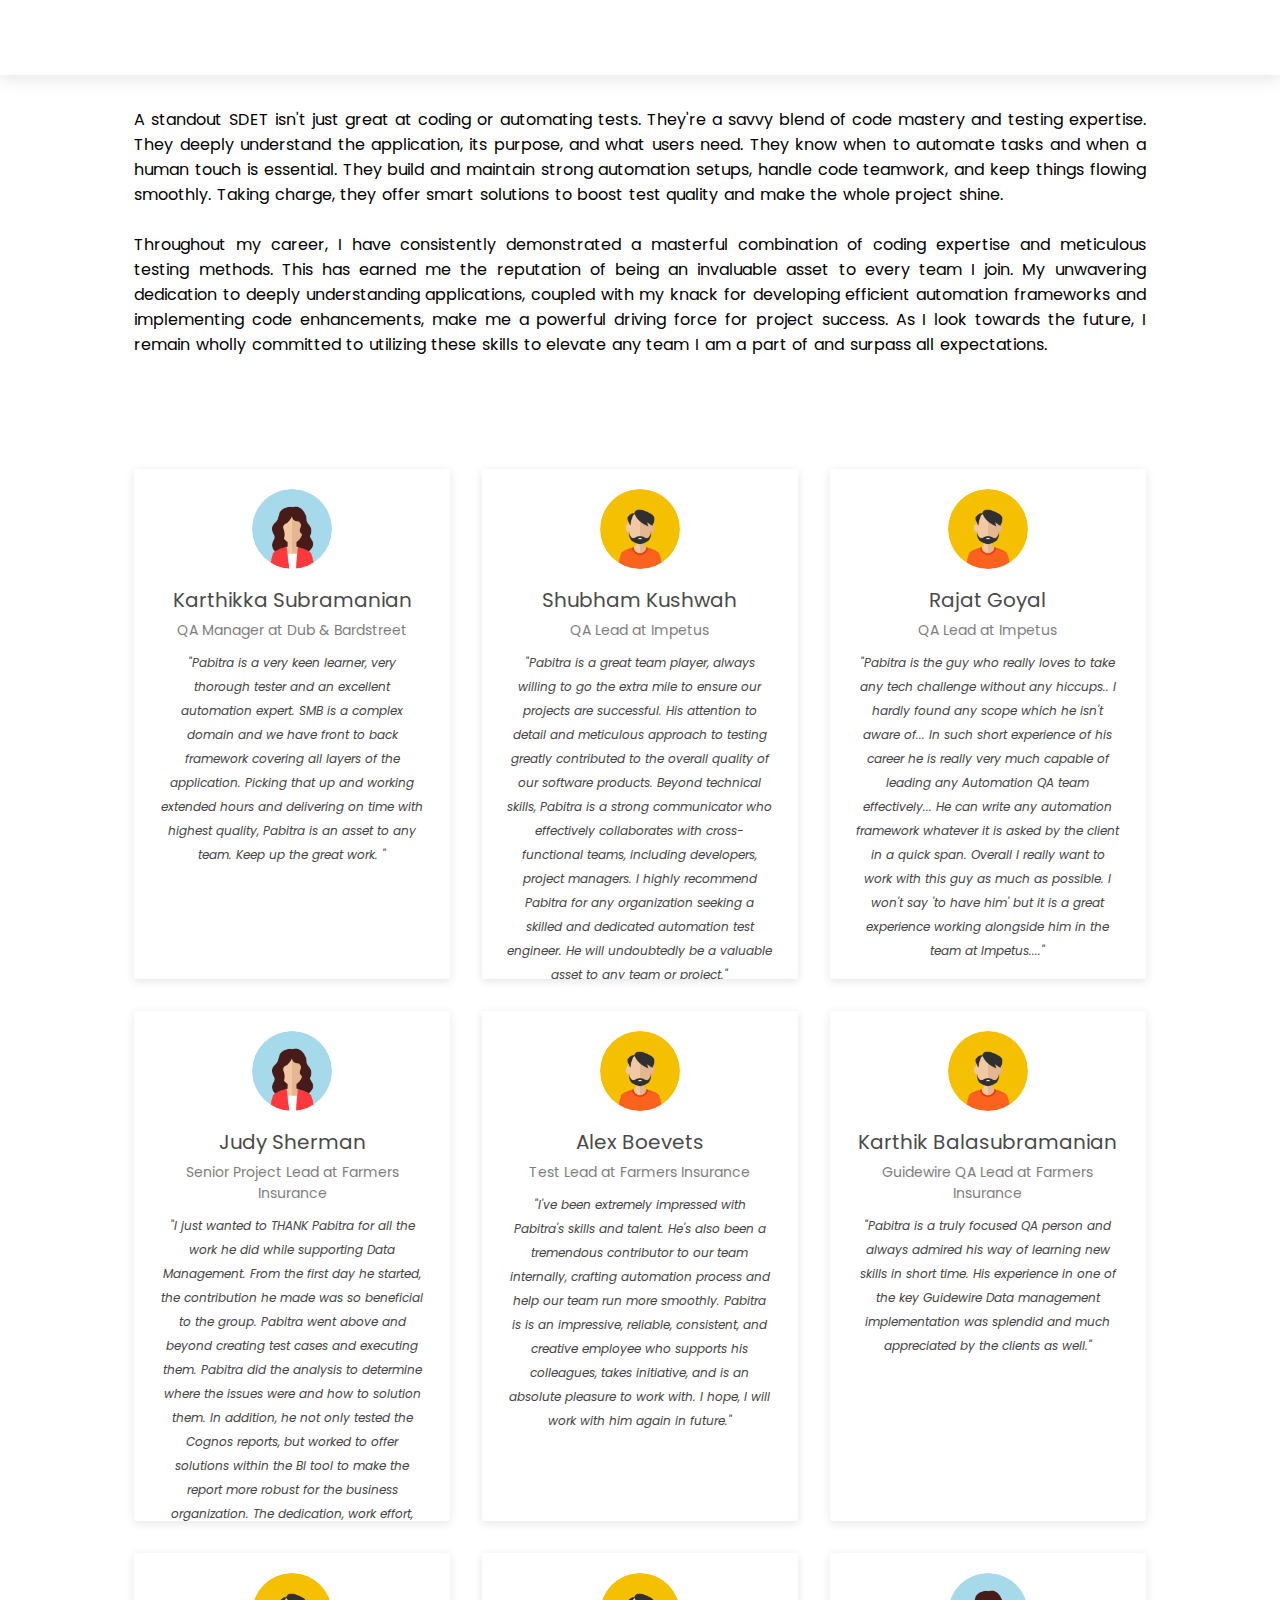
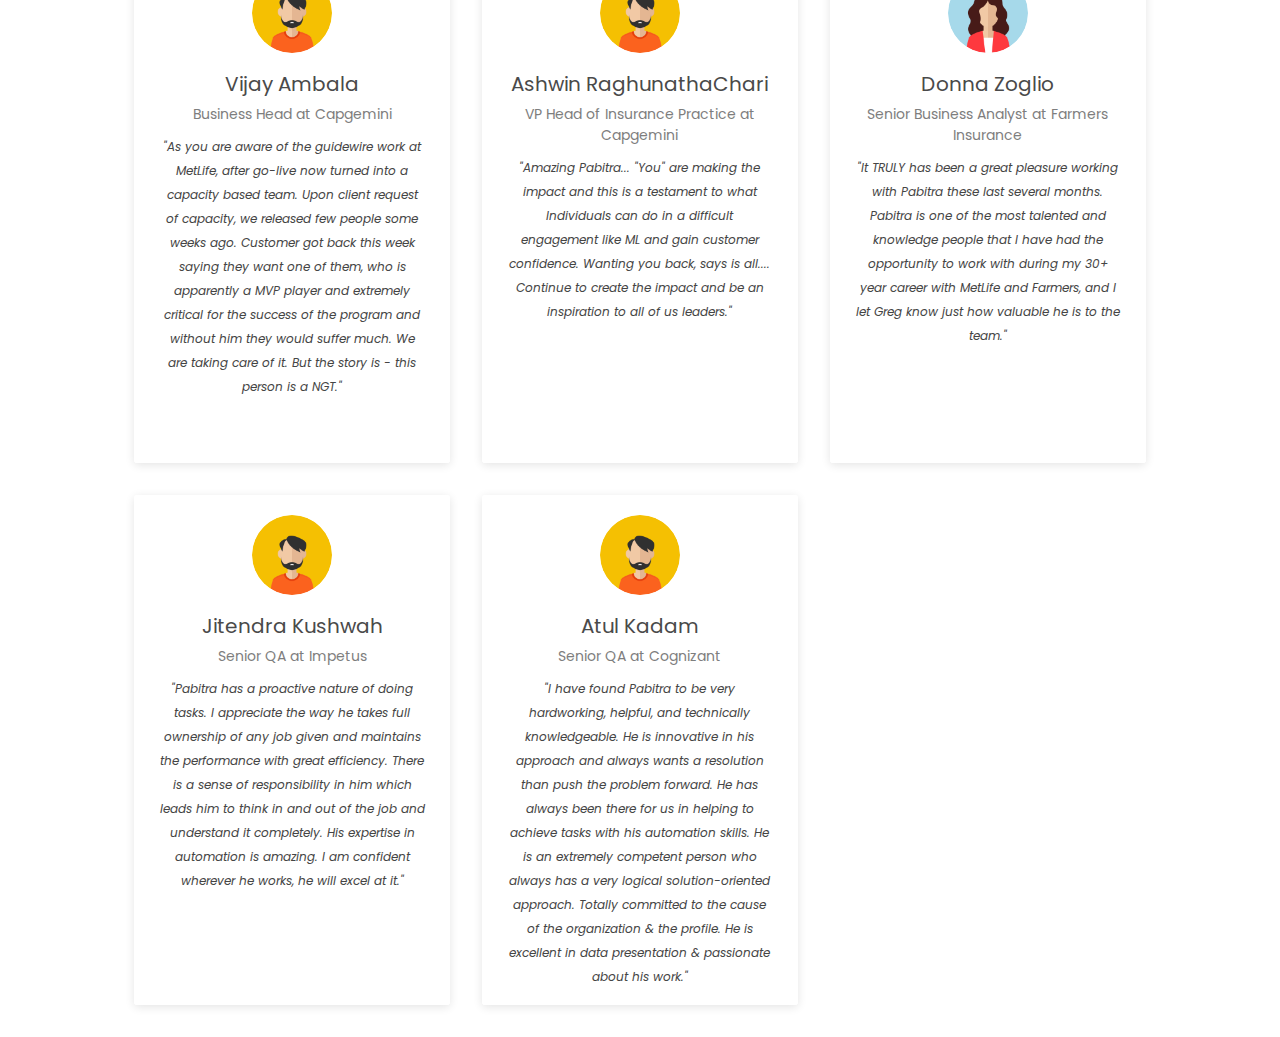
<file: about.html>
<!DOCTYPE html>
<html lang="en">

<head>
    <meta charset="UTF-8">
    <meta http-equiv="X-UA-Compatible" content="IE=edge">
    <meta name="viewport" content="width=device-width, initial-scale=1.0">
    <link href='https://unpkg.com/boxicons@2.1.4/css/boxicons.min.css' rel='stylesheet'>
    <link rel="stylesheet" href="index.css">
    <title>Portfolio</title>
</head>

<body>
    <header class="container">
        <div class="page-header">
            <div class="logo">
                <a href="index.html"><span class="logo-text">P</span>S</a>
            </div>
            <input type="checkbox" id="click">

            <label for="click" class="mainicon">
                <div class="menu">
                    <i class='bx bx-menu'></i>
                </div>
            </label>
            <ul>
                <li><a href="index.html" style="--navAni:1">Home</a></li>
                <li><a href="about.html" class="active" style="--navAni:2">About</a></li>
                <li><a href="skills.html" style="--navAni:3">Skills</a></li>
                <li><a href="professional-journey.html" style="--navAni:4">Professional Journey</a></li>
                <!-- <li><a href="#" style="--navAni:5">Resume</a></li> -->
            </ul>
            <label class="mode" title="Dark Mode">
                <input type="checkbox" id="darkModeToggle">
                <i class='bx bxs-moon'></i>
            </label>
        </div>
    </header>


    <section class="container">
        <div class="description">
            <p class="para">
                A standout SDET isn't just great at coding or automating tests. They're a savvy blend of code
                mastery and testing expertise. They deeply understand the application, its purpose, and what users need.
                They know when to automate tasks and when a human touch is essential. They build and maintain strong
                automation setups, handle code teamwork, and keep things flowing smoothly. Taking charge, they offer
                smart solutions to boost test quality and make the whole project shine.
                </br></br>

                Throughout my career, I have consistently demonstrated a masterful combination of coding expertise
                and meticulous testing methods. This has earned me the reputation of being an invaluable asset to
                every team I join. My unwavering dedication to deeply understanding applications, coupled with my
                knack for developing efficient automation frameworks and implementing code enhancements, make me a
                powerful driving force for project success. As I look towards the future, I remain wholly committed
                to utilizing these skills to elevate any team I am a part of and surpass all expectations.
            </p>
        </div>
        <h2>Here is What People Say about me</h2>
        <div class="content-grid">
            <div class="comment-box">
                <div class="client-image">
                    <img class="" src="client-lady-dp.png" title="">
                </div>
                <p class="name">Karthikka Subramanian</p>
                <p class="position">QA Manager at Dub & Bardstreet</p>

                <p class="info">"Pabitra is a very keen learner, very thorough tester and an excellent automation
                    expert. SMB
                    is a complex domain and we have front to back framework covering all layers of the application.
                    Picking that up and working extended hours and delivering on time with highest quality, Pabitra is
                    an asset to any team. Keep up the great work. "</p>
            </div>
            <div class="comment-box">
                <div class="client-image">
                    <img class="" src="client-man-dp.png" title="">
                </div>
                <p class="name">Shubham Kushwah</p>
                <p class="position">QA Lead at Impetus</p>

                <p class="info">"Pabitra is a great team player, always willing to go the extra mile to ensure our
                    projects are successful. His attention to detail and meticulous approach to testing greatly
                    contributed to the overall quality of our software products. Beyond technical skills, Pabitra is a
                    strong communicator who effectively collaborates with cross-functional teams, including developers,
                    project managers. I highly recommend Pabitra for any organization seeking a skilled and dedicated
                    automation test engineer. He will undoubtedly be a valuable asset to any team or project."</p>
            </div>
            <div class="comment-box">
                <div class="client-image">
                    <img class="" src="client-man-dp.png" title="">
                </div>
                <p class="name">Rajat Goyal</p>
                <p class="position">QA Lead at Impetus</p>

                <p class="info">"Pabitra is the guy who really loves to take any tech challenge without any hiccups.. I
                    hardly found any scope which he isn't aware of... In such short experience of his career he is
                    really very much capable of leading any Automation QA team effectively... He can write any
                    automation framework whatever it is asked by the client in a quick span. Overall I really want to
                    work with this guy as much as possible. I won't say 'to have him' but it is a great experience
                    working alongside him in the team at Impetus...."</p>
            </div>
            <div class="comment-box">
                <div class="client-image">
                    <img class="" src="client-lady-dp.png" title="">
                </div>
                <p class="name">Judy Sherman</p>
                <p class="position">Senior Project Lead at Farmers Insurance</p>

                <p class="info">"I just wanted to THANK Pabitra for all the work he did while
                    supporting Data Management. From the first day he started, the contribution he made was so
                    beneficial to the group. Pabitra went above and beyond creating test cases and executing them.
                    Pabitra did the analysis to determine where the issues were and how to solution them. In addition,
                    he not only tested the Cognos reports, but worked to offer solutions within the BI tool to make the
                    report more robust for the business organization. The dedication, work effort, and knowledge he
                    provided will be missed by all."</p>
            </div>
            <div class="comment-box">
                <div class="client-image">
                    <img class="" src="client-man-dp.png" title="">
                </div>
                <p class="name">Alex Boevets</p>
                <p class="position">Test Lead at Farmers Insurance</p>

                <p class="info">"I've been extremely impressed with Pabitra's skills and talent. He's also been a
                    tremendous
                    contributor to our team internally, crafting automation process and help our team run more smoothly.
                    Pabitra is is an impressive, reliable, consistent, and creative employee who supports his
                    colleagues, takes initiative, and is an absolute pleasure to work with. I hope, I will work with him
                    again in future."</p>
            </div>
            <div class="comment-box">
                <div class="client-image">
                    <img class="" src="client-man-dp.png" title="">
                </div>
                <p class="name">Karthik Balasubramanian</p>
                <p class="position">Guidewire QA Lead at Farmers Insurance</p>

                <p class="info">"Pabitra is a truly focused QA person and always admired his way of learning new skills
                    in short time. His experience in one of the key Guidewire Data management implementation was
                    splendid and much appreciated by the clients as well."</p>
            </div>
            <div class="comment-box">
                <div class="client-image">
                    <img class="" src="client-man-dp.png" title="">
                </div>
                <p class="name">Vijay Ambala</p>
                <p class="position">Business Head at Capgemini</p>

                <p class="info">"As you are aware of the guidewire work at MetLife, after go-live now turned into a
                    capacity based team. Upon client request of capacity, we released few people some weeks ago.
                    Customer got back this week saying they want one of them, who is apparently a MVP player and
                    extremely critical for the success of the program and without him they would suffer much.
                    We are taking care of it. But the story is - this person is a NGT."</p>
            </div>
            <div class="comment-box">
                <div class="client-image">
                    <img class="" src="client-man-dp.png" title="">
                </div>
                <p class="name">Ashwin RaghunathaChari</p>
                <p class="position">VP Head of Insurance Practice at Capgemini</p>

                <p class="info">"Amazing Pabitra... "You" are making the impact and this is a testament to what
                    Individuals can do in a difficult engagement like ML and gain customer confidence. Wanting you back,
                    says is all.... Continue to create the impact and be an inspiration to all of us leaders."</p>
            </div>
            <div class="comment-box">
                <div class="client-image">
                    <img class="" src="client-lady-dp.png" title="">
                </div>
                <p class="name">Donna Zoglio</p>
                <p class="position">Senior Business Analyst at Farmers Insurance</p>

                <p class="info">"It TRULY has been a great pleasure
                    working with Pabitra these last several months. Pabitra is one of the most talented and knowledge
                    people that I have had the opportunity to work with during my 30+ year career with MetLife and
                    Farmers, and I let Greg know just how valuable he is to the team."</p>
            </div>
            <div class="comment-box">
                <div class="client-image">
                    <img class="" src="client-man-dp.png" title="">
                </div>
                <p class="name">Jitendra Kushwah</p>
                <p class="position">Senior QA at Impetus</p>

                <p class="info">"Pabitra has a proactive nature of doing tasks. I appreciate the way he takes full
                    ownership of any job given and maintains the performance with great efficiency. There is a sense of
                    responsibility in him which leads him to think in and out of the job and understand it completely.
                    His expertise in automation is amazing. I am confident wherever he works, he will excel at it."</p>
            </div>
            <div class="comment-box">
                <div class="client-image">
                    <img class="" src="client-man-dp.png" title="">
                </div>
                <p class="name">Atul Kadam</p>
                <p class="position">Senior QA at Cognizant</p>

                <p class="info">"I have found Pabitra to be very hardworking, helpful, and technically knowledgeable. He
                    is innovative in his approach and always wants a resolution than push the problem forward. He has
                    always been there for us in helping to achieve tasks with his automation skills. He is an extremely
                    competent person who always has a very logical solution-oriented approach. Totally committed to the
                    cause of the organization & the profile. He is excellent in data presentation & passionate about his
                    work."</p>
            </div>
        </div>
    </section>

    <script>
        const darkModeToggle = document.getElementById('darkModeToggle');
        const body = document.body;
        const isDarkMode = localStorage.getItem('darkMode') === 'enabled';
        if (isDarkMode) {
            body.classList.add('dark-mode');
            darkModeToggle.checked = true;
        }
        darkModeToggle.addEventListener('change', () => {
            if (darkModeToggle.checked) {
                body.classList.add('dark-mode');
                localStorage.setItem('darkMode', 'enabled');
            } else {
                body.classList.remove('dark-mode');
                localStorage.setItem('darkMode', 'disabled');
            }
        });
    </script>
</body>

</html>
</file>
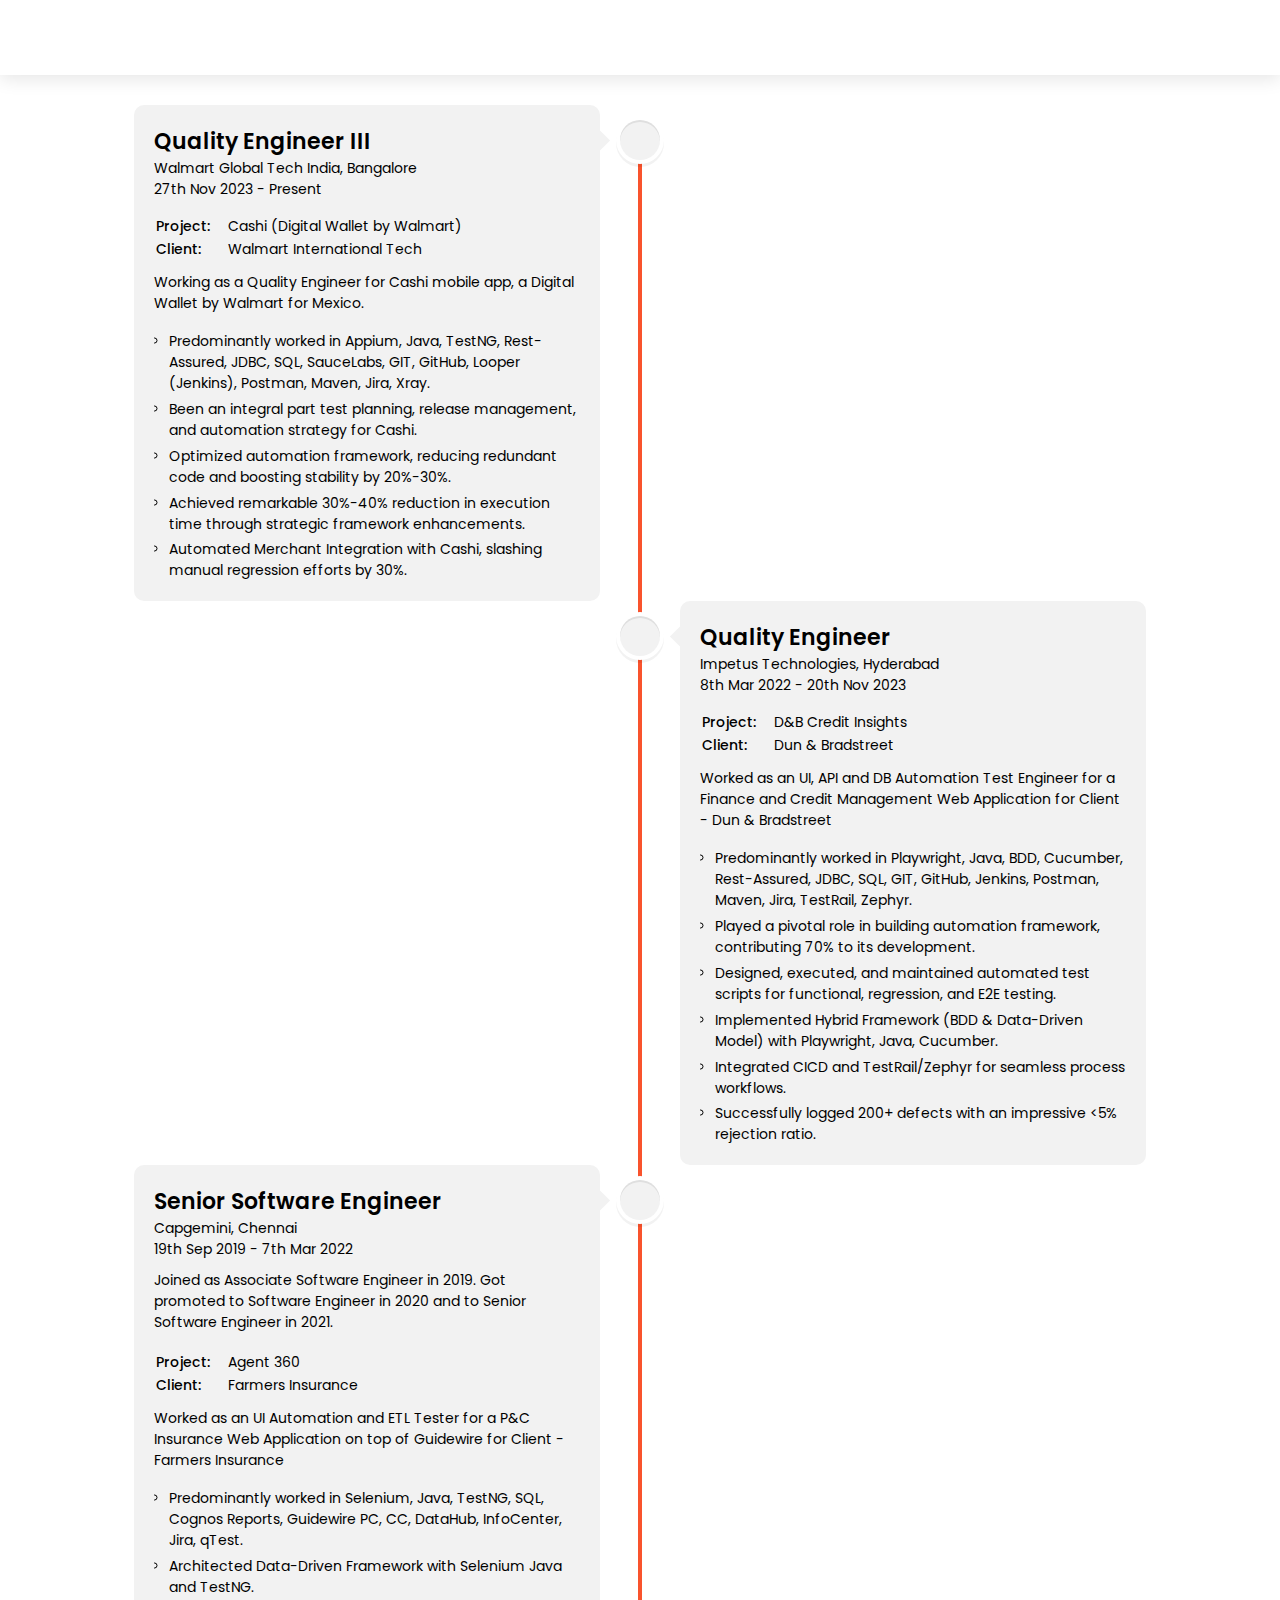
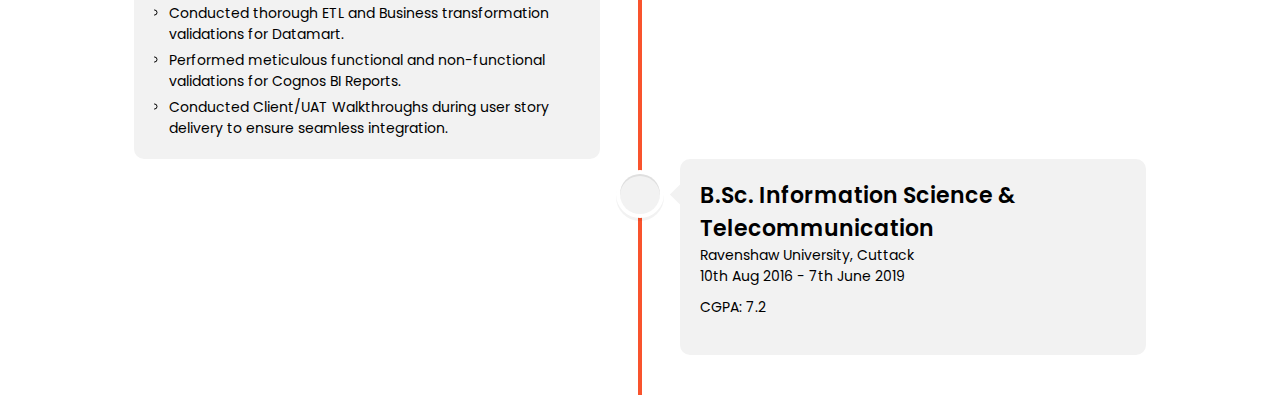
<file: professional-journey.html>
<!DOCTYPE html>
<html lang="en">

<head>
  <meta charset="UTF-8">
  <meta http-equiv="X-UA-Compatible" content="IE=edge">
  <meta name="viewport" content="width=device-width, initial-scale=1.0">
  <link href='https://unpkg.com/boxicons@2.1.4/css/boxicons.min.css' rel='stylesheet'>
  <link rel="stylesheet" href="index.css">
  <title>Portfolio</title>
</head>

<body>
  <header class="container">
    <div class="page-header">
      <div class="logo">
        <a href="index.html"><span class="logo-text">P</span>S</a>
      </div>
      <input type="checkbox" id="click">

      <label for="click" class="mainicon">
        <div class="menu">
          <i class='bx bx-menu'></i>
        </div>
      </label>
      <ul>
        <li><a href="index.html" style="--navAni:1">Home</a></li>
        <li><a href="about.html" style="--navAni:2">About</a></li>
        <li><a href="skills.html" style="--navAni:3">Skills</a></li>
        <li><a href="professional-journey.html" class="active" style="--navAni:4">Professional Journey</a></li>
        <!-- <li><a href="#" style="--navAni:5">Resume</a></li> -->
      </ul>
      <label class="mode" title="Dark Mode">
        <input type="checkbox" id="darkModeToggle">
        <i class='bx bxs-sun'></i>
      </label>
    </div>
  </header>


  <section class="container">
    <div class="wrapper">
      <div class="center-line">
        <!-- <a href="#" class="scroll-icon"><i class="fas fa-caret-up"></i></a> -->
      </div>
      <div class="row row-1">
        <section>
          <i class="icon fas fa-home"></i>
          <div class="details">
            <span class="title">Quality Engineer III</span>
            <span><a href="https://www.linkedin.com/company/walmartglobaltechindia/" target="_blank">Walmart Global Tech
                India, Bangalore</a></span>
            <span>27th Nov 2023 - Present</span>
            <span class="line-gap"></span>
            <table class="client-project-details">
              <tr>
                <td>Project:</td>
                <td><a href="https://cashi.com.mx/" target="_blank">Cashi (Digital Wallet by Walmart)</a></td>
              </tr>
              <tr>
                <td>Client:</td>
                <td><a href="https://www.walmart.com/" target="_blank">Walmart International Tech</a></td>
              </tr>
            </table>
          </div>
          <p>Working as a Quality Engineer for Cashi mobile app, a Digital <a href="https://www.walmart.com/"
              target="_blank">Wallet</a> by Walmart for Mexico.
          </p>
          <!-- <p><span class="light-bold">Skill Exposures:</span> Appium, Java, TestNG, Rest-Assured, JDBC, SQL, GIT,
            GitHub, Looper (Jenkins), Postman,
            Maven, Jira, Xray.</p> -->
          <ul class="responsibilities">
            <li> Predominantly worked in Appium, Java, TestNG, Rest-Assured, JDBC, SQL, SauceLabs, GIT, GitHub, Looper
              (Jenkins), Postman, Maven, Jira, Xray.</li>
            <li> Been an integral part test planning, release management, and automation strategy for Cashi.</li>
            <li> Optimized automation framework, reducing redundant code and boosting stability by 20%-30%.</li>
            <li> Achieved remarkable 30%-40% reduction in execution time through strategic framework enhancements.</li>
            <li> Automated Merchant Integration with Cashi, slashing manual regression efforts by 30%.</li>
          </ul>
        </section>
      </div>
      <div class="row row-2">
        <section>
          <i class="icon fas fa-star"></i>
          <div class="details">
            <span class="title">Quality Engineer</span>
            <span><a href="https://www.impetus.com/" target="_blank">Impetus Technologies, Hyderabad</a></span>
            <span>8th Mar 2022 - 20th Nov 2023</span>
            <span class="line-gap"></span>
            <table class="client-project-details">
              <tr>
                <td>Project:</td>
                <td><a href="https://www.dnb.com/products/dnb-credit-insights.html" target="_blank">D&B Credit
                    Insights</a></td>
              </tr>
              <tr>
                <td>Client:</td>
                <td><a href="https://www.dnb.com/" target="_blank">Dun & Bradstreet</a></td>
              </tr>
            </table>
          </div>
          <p>Worked as an UI, API and DB Automation Test Engineer for a Finance and Credit Management Web Application
            for Client - <a href="https://www.dnb.com/" target="_blank">Dun & Bradstreet</a></p>
          <!-- <p><span class="light-bold">Skill Exposures:</span> Playwright, Java, BDD, Cucumber, Rest-Assured, JDBC, SQL,
            GIT, GitHub, Jenkins, Postman,
            Maven, Jira, TestRail, Zephyr.</p> -->
          <ul class="responsibilities">
            <li> Predominantly worked in Playwright, Java, BDD, Cucumber, Rest-Assured, JDBC, SQL, GIT, GitHub,
              Jenkins, Postman, Maven, Jira, TestRail, Zephyr.</li>
            <li> Played a pivotal role in building automation framework, contributing 70% to its development.</li>
            <li> Designed, executed, and maintained automated test scripts for functional, regression, and E2E testing.
            </li>
            <li> Implemented Hybrid Framework (BDD & Data-Driven Model) with Playwright, Java, Cucumber.</li>
            <li> Integrated CICD and TestRail/Zephyr for seamless process workflows.</li>
            <li> Successfully logged 200+ defects with an impressive &lt;5% rejection ratio.</li>
          </ul>
        </section>
      </div>
      <div class="row row-1">
        <section>
          <i class="icon fas fa-rocket"></i>
          <div class="details">
            <span class="title">Senior Software Engineer</span>
            <span><a href="https://www.capgemini.com/in-en/" target="_blank">Capgemini, Chennai</a></span>
            <span>19th Sep 2019 - 7th Mar 2022</span>
            <p>Joined as Associate Software Engineer in 2019. Got promoted to Software Engineer in 2020 and
              to Senior Software Engineer in 2021.</p>
            <table class="client-project-details">
              <tr>
                <td>Project:</td>
                <td><a href="https://www.farmers.com/insurance/" target="_blank">Agent 360</a></td>
              </tr>
              <tr>
                <td>Client:</td>
                <td><a href="https://www.farmers.com/" target="_blank">Farmers Insurance</a></td>
              </tr>
            </table>
          </div>
          <p>Worked as an UI Automation and ETL Tester for a P&C Insurance Web Application on top of Guidewire for
            Client - <a href="https://www.farmers.com/" target="_blank">Farmers Insurance</a></p>
          <p>
            <!-- <p><span class="light-bold">Skill Exposures:</span> Selenium, Java, TestNG, SQL, Cognos Reports, Guidewire PC,
            CC, DataHub and InfoCenter,
            Jira, qTest.</p> -->
          <ul class="responsibilities">
            <li> Predominantly worked in Selenium, Java, TestNG, SQL, Cognos Reports, Guidewire PC, CC, DataHub,
              InfoCenter, Jira, qTest.</li>
            <li> Architected Data-Driven Framework with Selenium Java and TestNG.</li>
            <li> Conducted thorough ETL and Business transformation validations for Datamart.</li>
            <li> Performed meticulous functional and non-functional validations for Cognos BI Reports.</li>
            <li> Conducted Client/UAT Walkthroughs during user story delivery to ensure seamless integration.</li>
          </ul>
        </section>
      </div>
      <div class="row row-2">
        <section>
          <i class="icon fas fa-map-marker-alt"></i>
          <div class="details">
            <span class="title">B.Sc. Information Science & Telecommunication</span>
            <span><a href="https://ravenshawuniversity.ac.in/" target="_blank">Ravenshaw University, Cuttack</a></span>
            <span>10th Aug 2016 - 7th June 2019</span>
          </div>
          <p>CGPA: 7.2</p>
        </section>
      </div>
    </div>
  </section>

  <script>
    const darkModeToggle = document.getElementById('darkModeToggle');
    const body = document.body;
    const isDarkMode = localStorage.getItem('darkMode') === 'enabled';
    if (isDarkMode) {
      body.classList.add('dark-mode');
      darkModeToggle.checked = true;
    }
    darkModeToggle.addEventListener('change', () => {
      if (darkModeToggle.checked) {
        body.classList.add('dark-mode');
        localStorage.setItem('darkMode', 'enabled');
      } else {
        body.classList.remove('dark-mode');
        localStorage.setItem('darkMode', 'disabled');
      }
    });
  </script>
</body>

</html>
</file>
<file: index.css>
@import url('https://fonts.googleapis.com/css2?family=Poppins:wght@100;200;300;400;500;600;700;800&display=swap');
@import url('https://fonts.googleapis.com/css2?family=Outfit:wght@200;300;400;500;600;700;800&family=Roboto:wght@100;300;400&display=swap');

:root {
    --primary-color: #f9532d;
    --primary-dark: #1F252E;
}

* {
    margin: 0;
    padding: 0;
    scroll-behavior: smooth;
}

body {
    font-family: 'Outfit', sans-serif;
    background: #ffffff;
    height: 100vh;
    color: #000;
}

/* General */
.container {
    padding: 0 8.4rem;
}

.img-w {
    width: 100%;
    height: auto;
}

/* Nav */
header {
    box-shadow: 0 4px 17px rgba(0, 0, 0, .1);
    background: #fff;
    position: sticky;
    top: 0;
    z-index: 1;
}

.page-header {
    display: flex;
    justify-content: space-between;
    align-items: center;
    padding: 1rem 0;
}

.logo {
    font-size: 1.5rem;
    font-weight: 800;
    opacity: 0;
    animation: leftSideAni 1s ease forwards;
}

.logo-text {
    color: var(--primary-color);
}

.logo a {
    color: #000;
    text-decoration: none;
}

ul {
    display: flex;
    gap: .6rem;
    list-style-type: none;
    background-color: transparent;
    overflow: hidden;
}

li a {
    display: inline-block;
    padding: .3rem 1rem;
    color: #000;
    text-decoration: none;
    font-size: 1.05rem;
    font-weight: 600;
    letter-spacing: .7px;
    border-radius: 36px;
    line-height: 2;
    transition: .3s;
    opacity: 0;
    animation: navani .3s ease forwards;
    animation-delay: calc(.15s * var(--navAni));
}

li a.active,
li a:hover {
    color: var(--primary-color);
}

#click {
    display: none;
}

.menu {
    display: none;
}

.mode i {
    font-size: 1.5rem;
    cursor: pointer;
    color: var(--primary-dark);
    opacity: 0;
    animation: rightSideAni 1.5s ease forwards;
}

.dark-mode .mode i {
    color: var(--primary-color);
}

/* Nav End */

/* Section 1 */

.main {
    padding: 6rem 0;
    display: grid;
    grid-template-columns: repeat(auto-fit, minmax(350px, 1fr));
    row-gap: 2rem;
    column-gap: 6rem;
    align-items: center;
}

.main h3 {
    color: #000;
    font-size: 1.5rem;
    opacity: 0;
    animation: topSideAni 1s ease forwards;
}

.main h1 {
    color: #000;
    font-size: 4rem;
    font-weight: 600;
    opacity: 0;
    animation: leftSideAni 1s ease forwards;
    animation-delay: 1s;
}

.social {
    display: flex;
    flex-wrap: wrap;
    gap: 1.4rem;
    margin: 1.4rem 0;
}

.social a {
    display: grid;
    place-items: center;
    text-decoration: none;
    color: var(--primary-color);
    border: 1.6px solid var(--primary-color);
    font-size: 1.5rem;
    border-radius: 50%;
    padding: 0.39rem;
    text-align: center;
    opacity: 0;
    animation: SocialAni 1s ease forwards;
    animation-delay: calc(.2s * var(--socialAni));
}

.social a:hover {
    color: var(--primary-dark);
    background-color: var(--primary-color);
    box-shadow: 0 0 20px var(--primary-color);
    transition: all .3s ease-in-out;
}

/* .social a:visited {
    color: var(--primary-dark);
} */

.images {
    border-radius: 10px;
    width: 450px;
    opacity: 0;
    /* animation: imagePops 1s ease forwards; */
    animation: leftSideAni 1s ease forwards;
    animation-delay: .25s
}

.images {
    background: linear-gradient(145deg, #e2e8ec, #ffffff);
    box-shadow: 5px 5px 15px #D1D9E6, -5px -5px 15px #ffffff;
    border-top: 2px solid var(--primary-color);
    /* border-bottom-left-radius: 60px;
    border-bottom-right-radius: 60px;
    overflow: hidden; */
}

/* Section 1 End */


.dark-mode {
    background-color: var(--primary-dark);
    color: #ffffff;
}

.mode input {
    display: none;
}

.dark-mode .logo a,
.dark-mode ul li a,
.dark-mode .main h3,
.dark-mode .main h1 {
    color: #fff;
}

.dark-mode ul li a.active,
.dark-mode ul li a:hover {
    color: var(--primary-color);
}

.dark-mode .images {
    background: linear-gradient(145deg, #1f252e, #2e3239);
    box-shadow: 10px 10px 19px #1c1e22, -10px -10px 19px #1b1f27;
    border-top: 2px solid var(--primary-color);
    border-bottom-left-radius: 60px;
    border-bottom-right-radius: 60px;
    overflow: hidden;
}

.dark-mode header {
    box-shadow: 0 4px 17px rgb(80 80 80 / 31%);
    background: var(--primary-dark);
}

.description {
    padding: 2rem 0;
}

p {
    font-size: 16px;
}

.comment-box p {
    font-size: 12px;

}

.wrapper p {
    font-size: 14px;
    /* text-align: justify;
    word-spacing: 0.1em; */

}

p.para {
    text-align: justify;
    word-spacing: 0.1em;
}

.content-grid {
    display: grid;
    grid-template-columns: repeat(auto-fit, minmax(280px, 1fr));
    row-gap: 2rem;
    column-gap: 2rem;
    align-items: center;
    padding: 2rem 0;
}

h2 {
    color: #f9532d;
    font-size: 2rem;
    font-weight: 600;
    opacity: 0;
    animation: leftSideAni 1s ease forwards;
    animation-delay: 1s;
}

.comment-box {
    /* height: 510px; */
    overflow-y: scroll;
    max-width: 400px;
    margin: auto;
    border-radius: 3px;
    padding: 20px;
    box-shadow: 0 2px 10px 0 rgba(0, 0, 0, .11);
    border-left: 5px solid white;
    border-right: 5px solid white;
}

.comment-box::-webkit-scrollbar {
    width: 0px;
}

.comment-box::-webkit-scrollbar-thumb {
    background-color: #ffffff;
    border-radius: 5px;
}

.comment-box::-webkit-scrollbar-track {
    background-color: #ffffff;
}

.client-image {
    width: 80px;
    height: 80px;
    margin: 0px auto 16px;
}

.client-image img {
    border-radius: 50%;
    max-width: 100%;
    vertical-align: middle;
    border: 0;
}

.comment-box .name {
    font-size: 20px;
    text-align: center;
    color: #4a4a4a;
}

.comment-box .position {
    font-size: 14px;
    text-align: center;
    color: #7e7e7e;
    padding-bottom: 10px;
    padding-top: 5px;
}

.comment-box .info {
    font-style: italic;
    line-height: 2;
    text-align: center;
    color: #454545;
}

.dark-mode .name {
    color: rgb(255 255 255);
}

.dark-mode .position {
    color: #818181;
}

.dark-mode .info {
    color: #dcdcdc;
}

.dark-mode .comment-box {
    box-shadow: 10px 10px 19px #1c1e22, -10px -10px 19px #1b1f27;
}

.skill-container {
    position: relative;
    width: 100%;
    /* max-width: 500px;
    background: #fff;
    margin: 0 15px;
    padding: 10px 20px; */
    border-radius: 7px;
}

.skill-container .skill-box {
    width: 100%;
    margin: 18px 0;
}

.skill-box .title {
    display: block;
    font-size: 14px;
    font-weight: 600;
    color: #333;
}

.skill-box .sub-title {
    display: block;
    font-size: 14px;
    font-weight: 400;
    color: #6f6f6f;
}

.dark-mode .skill-box .sub-title {
    color: #b7b7b7;
}

.dark-mode .skill-box .title {
    color: white;
}

.skill-box .skill-bar {
    height: 8px;
    width: 100%;
    border-radius: 6px;
    margin-top: 6px;
    background: rgba(0, 0, 0, 0.1);
}

.dark-mode .skill-box .skill-bar {
    background: white;
}

.skill-bar .skill-per {
    position: relative;
    display: block;
    height: 100%;
    width: 90%;
    border-radius: 6px;
    background: #f9532d;
    animation: progress 0.4s ease-in-out forwards;
    opacity: 0;
}

.skill-per.java {
    width: 80%;
    animation-delay: 0.1s;
}

.skill-per.web-automation {
    width: 90%;
    animation-delay: 0.2s;
}

.skill-per.api-automation {
    width: 80%;
    animation-delay: 0.3s;
}

.skill-per.mobile-automation {
    width: 70%;
    animation-delay: 0.4s;
}

.skill-per.database {
    width: 80%;
    animation-delay: 0.5s;
}

.skill-per.cicd {
    width: 60%;
    animation-delay: 0.6s;
}

.skill-per.remote-testing {
    width: 70%;
    animation-delay: 0.7s;
}

.skill-per.test-management {
    width: 80%;
    animation-delay: 0.8s;
}

.skill-per.manual-testing {
    width: 80%;
    animation-delay: 0.9s;
}

.skill-per.methodology {
    width: 80%;
    animation-delay: 1s;
}

@keyframes progress {
    0% {
        width: 0;
        opacity: 1;
    }

    100% {
        opacity: 1;
    }
}

.skill-per .tooltip {
    position: absolute;
    right: -14px;
    top: -28px;
    font-size: 9px;
    font-weight: 500;
    color: #fff;
    padding: 2px 6px;
    border-radius: 3px;
    background: #f9532d;
    z-index: 1;
}

.tooltip::before {
    content: '';
    position: absolute;
    left: 50%;
    bottom: -2px;
    height: 10px;
    width: 10px;
    z-index: -1;
    background-color: #f9532d;
    transform: translateX(-50%) rotate(45deg);
}

@import url('https://fonts.googleapis.com/css2?family=Poppins:wght@200;300;400;500;600;700&display=swap');

* {
    margin: 0;
    padding: 0;
    box-sizing: border-box;
    font-family: "Poppins", sans-serif;
}

html {
    scroll-behavior: smooth;
}

::selection {
    color: #fff;
    background: #f9532d;
}

.wrapper {
    /* max-width: 1080px; */
    margin: 30px 0px;
    /* margin-bottom: 20px; */
    padding-bottom: 20px;
    position: relative;
}

ul.responsibilities {
    display: flex;
    flex-direction: column;
    gap: 0.3rem;
    list-style-type: circle;
    font-size: 14px;
    overflow: auto;
    padding-left: 15px;
    /* text-align: justify;
    word-spacing: 0.1em; */
}

.wrapper .center-line {
    position: absolute;
    height: 100%;
    width: 4px;
    background: #f9532d;
    left: 50%;
    top: 20px;
    transform: translateX(-50%);
}

.wrapper .row {
    display: flex;
}

.wrapper .row span {
    font-size: 14px;
}

.wrapper .row-1 {
    justify-content: flex-start;
}

.wrapper .row-2 {
    justify-content: flex-end;
}

.wrapper .row section {
    background: #f2f2f2;
    border-radius: 10px;
    width: calc(50% - 40px);
    padding: 20px;
    position: relative;
}

.dark-mode .wrapper .row section {
    background: #4b4b4b;
}

.wrapper .row section::before {
    position: absolute;
    content: "";
    height: 15px;
    width: 15px;
    background: #f2f2f2;
    top: 28px;
    z-index: -1;
    transform: rotate(45deg);
}

.dark-mode .wrapper .row section::before {
    background: #fff;
}

.row-1 section::before {
    right: -7px;
}

.row-2 section::before {
    left: -7px;
}

.row section .icon,
.center-line .scroll-icon {
    position: absolute;
    background: #f2f2f2;
    height: 40px;
    width: 40px;
    text-align: center;
    line-height: 40px;
    border-radius: 50%;
    color: #f9532d;
    font-size: 17px;
    box-shadow: 0 0 0 4px #fff, inset 0 2px 0 rgba(0, 0, 0, 0.08), 0 3px 0 4px rgba(0, 0, 0, 0.05);
}

.center-line .scroll-icon {
    bottom: 0px;
    left: 50%;
    font-size: 25px;
    transform: translateX(-50%);
}

.row-1 section .icon {
    top: 15px;
    right: -60px;
}

.row-2 section .icon {
    top: 15px;
    left: -60px;
}

.row section .details {
    display: flex;
    flex-direction: column;
    /* align-items: center;
    justify-content: space-between; */
}

.row section .details .title {
    font-size: 22px;
    font-weight: 600;
}

.row section p {
    margin: 10px 0 17px 0;
}

.row section a {
    text-decoration: none;
    color: #000;
}

.dark-mode .row section a {
    text-decoration: none;
    color: #fff;
}

.row section a:hover {
    color: var(--primary-color);
}

table.client-project-details td {
    font-size: 14px;
}

table.client-project-details td:first-child {
    width: 70px;
    font-weight: 500;
}

.light-bold{
    font-weight: 500;
}

span.line-gap {
    height: 14px;
}

@media(max-width: 1200px) {
    .wrapper .center-line {
        left: 20px;
    }

    .wrapper .row {
        margin: 30px 0 3px 60px;
    }

    .wrapper .row section {
        width: 100%;
    }

    .row-1 section::before {
        left: -7px;
    }

    .row-1 section .icon {
        left: -60px;
    }
}

@media(max-width: 380px) {

    .wrapper .center-line,
    .row section::before,
    .row section .icon {
        display: none;
    }

    .wrapper .row {
        margin: 10px 0;
    }

    .wrapper {
        padding: 0px;
    }
}

/* Animation */
@keyframes leftSideAni {
    0% {
        transform: translateX(-100px);
        opacity: 0;
    }

    100% {
        transform: translateX(0);
        opacity: 1;
    }
}

@keyframes navani {
    0% {
        transform: translateY(100px);
        opacity: 0;
    }

    100% {
        transform: translateY(0);
        opacity: 1;
    }
}

@keyframes rightSideAni {
    0% {
        transform: translateX(100px);
        opacity: 0;
    }

    100% {
        transform: translateX(0);
        opacity: 1;
    }
}

@keyframes topSideAni {
    0% {
        transform: translateY(-100px);
        opacity: 0;
    }

    100% {
        transform: translateY(0);
        opacity: 1;
    }
}

@keyframes SocialAni {
    0% {
        transform: translateY(100px);
        opacity: 0;
    }

    100% {
        transform: translateY(0);
        opacity: 1;
    }
}

@keyframes imagePops {
    0% {
        opacity: 0;
        transform: scale(0);
    }

    100% {
        opacity: 1;
        transform: scale(1);
    }
}

@media screen and (max-width: 1024px) {
    .container {
        padding: 0 4.4rem;
    }

    .main h3 {
        color: #000;
        margin-top: 1rem;
    }
}

@media screen and (max-width: 768px) {
    .container {
        padding: 0 1.6rem;
    }
}

@media screen and (max-width:600px) {
    body {
        height: auto;
    }

    header {
        height: auto;
    }

    ul:not(.responsibilities) {
        background: #fff;
        width: 100%;
        height: 100vh;
        position: absolute;
        display: flex;
        flex-direction: column;
        text-align: center;
        top: 3.4rem;
        left: -100%;
        z-index: 111111;
    }

    .menu {
        display: block;
        font-size: 1.5rem;
        font-weight: bold;
        color: var(--primary-color);
    }

    #click:checked~ul {
        left: 0%;
        transition: all 0.3s ease;
    }

    .dark-mode .menu {
        color: var(--primary-color);
    }

    .dark-mode ul {
        background: var(--primary-dark);
    }

    .dark-mode ul.responsibilities {
        background: #4b4b4b;
    }

    .mode {
        position: absolute;
        right: 4rem;
    }

    .images {
        width: 100%;
        margin: auto;
    }

    .main {
        grid-template-columns: 1fr;
        margin-top: 2rem;
        padding: 1rem 0;
    }

    .main h1 {
        font-size: 3.2rem;
    }

    .comment-box {
        width: 100%;
        margin: auto;
        /* max-width: 290px; */
    }
}

@media screen and (min-width:661px) {
    .comment-box {
        height: 510px;
    }
}
</file>
